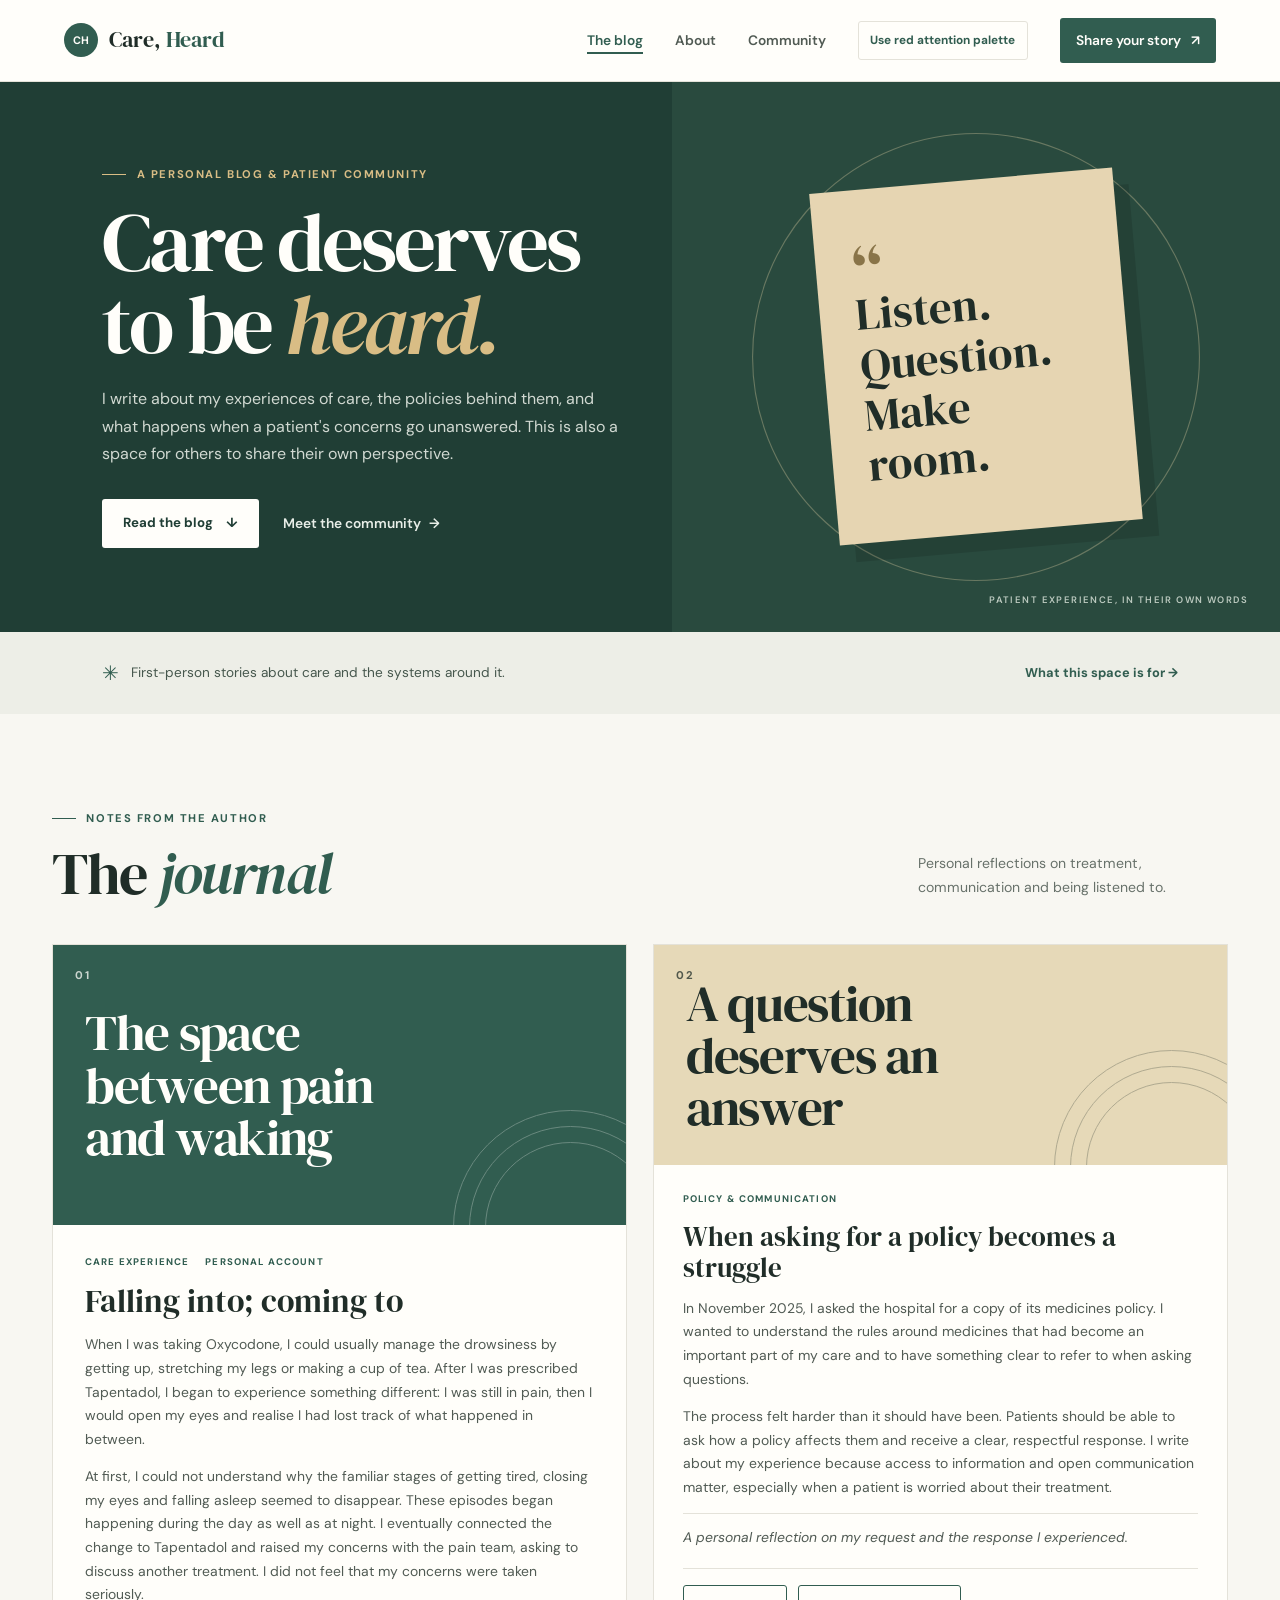
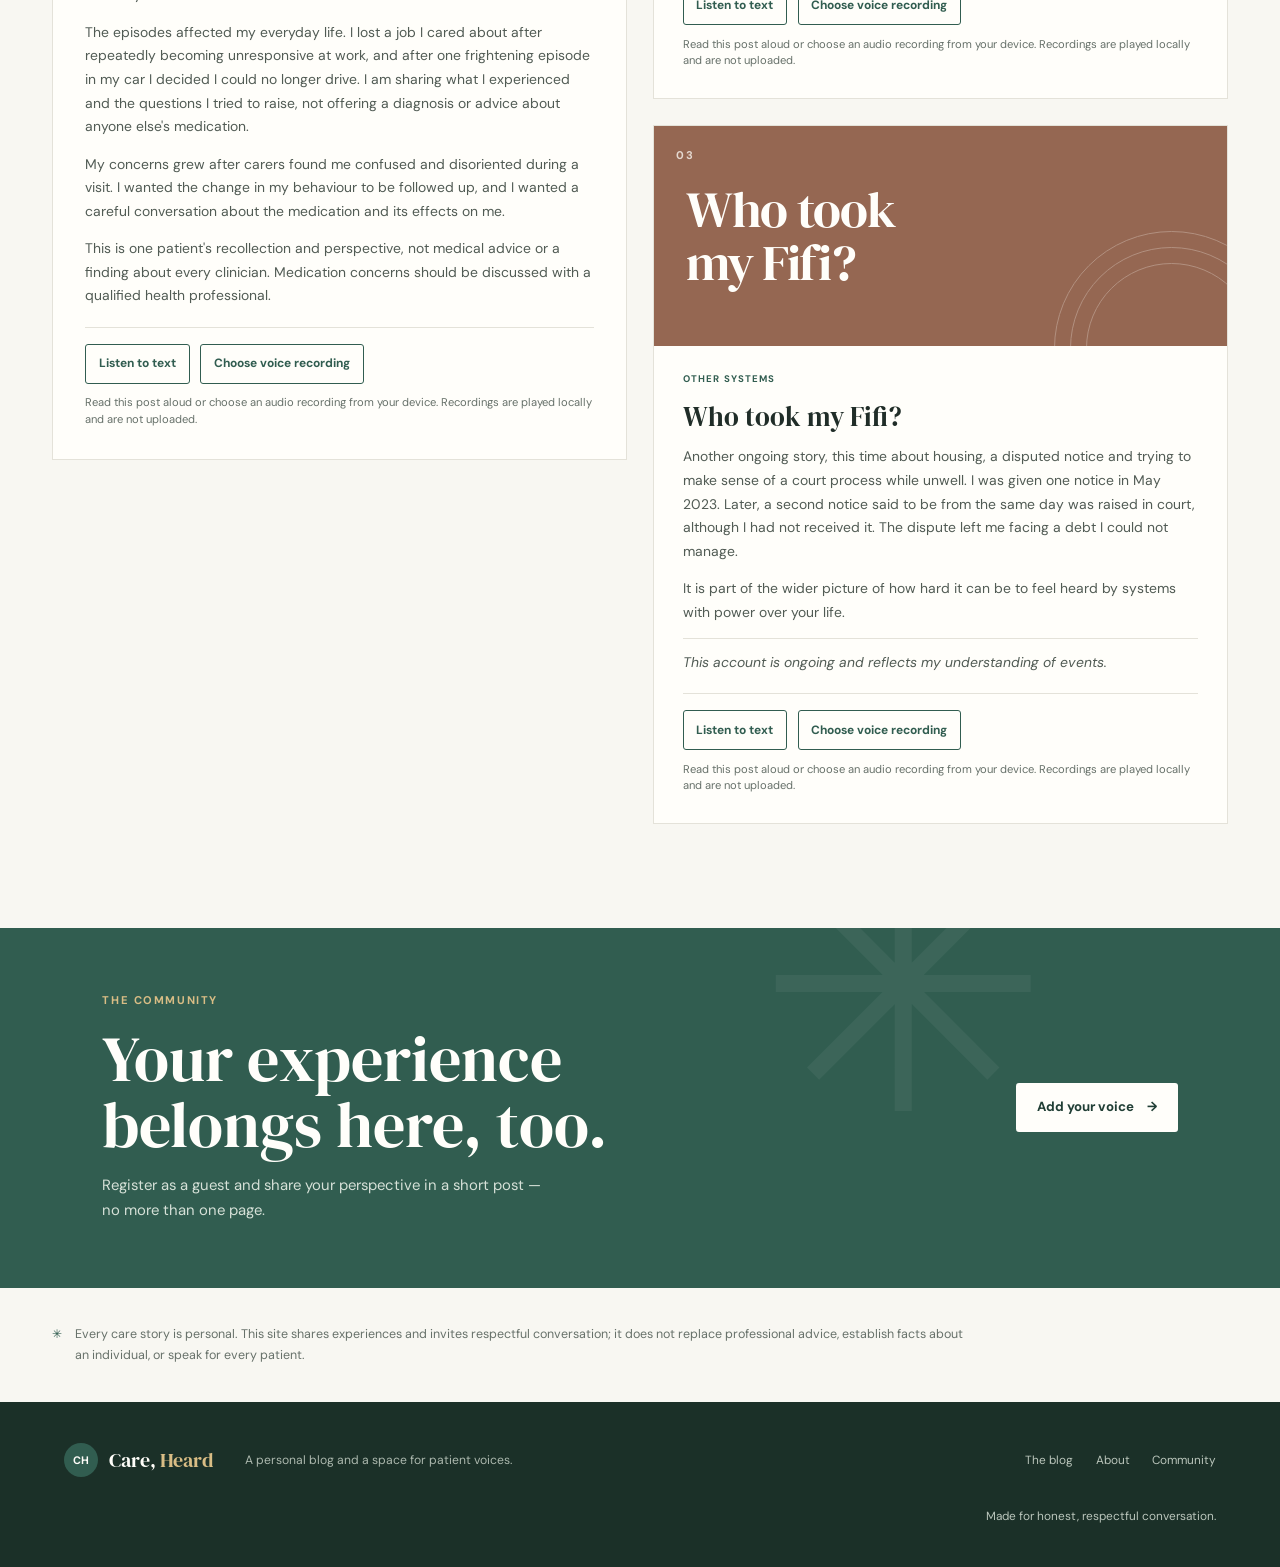
<file: index.html>
<!doctype html>
<html lang="en">
<head>
    <meta charset="utf-8">
    <meta name="viewport" content="width=device-width, initial-scale=1">
    <meta name="description" content="A personal blog about care, patient experience and the policies that shape it, alongside a space for community voices.">
    <title>Care, Heard — Patient experiences and community voices</title>
    <link rel="stylesheet" href="css/site.css">
</head>
<body>
    <a class="skip-link" href="#main">Skip to content</a>
    <header class="site-header">
        <a class="wordmark" href="index.html" aria-label="Care, Heard home">
            <span class="wordmark-icon" aria-hidden="true">CH</span>
            <span>Care, <strong>Heard</strong></span>
        </a>
        <button class="nav-toggle" type="button" aria-expanded="false" aria-controls="primary-navigation">
            <span class="sr-only">Open navigation</span>
            <span></span><span></span><span></span>
        </button>
        <nav class="site-nav" id="primary-navigation" aria-label="Main navigation">
            <a class="current" href="index.html" aria-current="page">The blog</a>
            <a href="about.html">About</a>
            <a href="services.html">Community</a>
            <button class="theme-toggle" type="button" aria-pressed="false">Use red attention palette</button>
            <a class="nav-join" href="services.html#share">Share your story <span aria-hidden="true">↗</span></a>
        </nav>
        <span class="sr-only" id="theme-status" role="status" aria-live="polite"></span>
    </header>

    <main id="main">
        <section class="hero">
            <div class="hero-copy">
                <p class="eyebrow"><span class="eyebrow-line"></span> A personal blog &amp; patient community</p>
                <h1>Care deserves to be <em>heard.</em></h1>
                <p class="hero-intro">I write about my experiences of care, the policies behind them, and what happens when a patient's concerns go unanswered. This is also a space for others to share their own perspective.</p>
                <div class="hero-actions">
                    <a class="button button-light" href="#journal">Read the blog <span aria-hidden="true">↓</span></a>
                    <a class="text-link text-link-light" href="services.html">Meet the community <span aria-hidden="true">→</span></a>
                </div>
            </div>
            <div class="hero-art" aria-hidden="true">
                <div class="art-orbit orbit-one"></div>
                <div class="art-orbit orbit-two"></div>
                <div class="art-note">
                    <span class="note-mark">“</span>
                    <span>Listen.<br>Question.<br>Make room.</span>
                </div>
                <span class="art-caption">PATIENT EXPERIENCE, IN THEIR OWN WORDS</span>
            </div>
        </section>

        <section class="intro-strip" aria-label="About this site">
            <p><span class="strip-mark" aria-hidden="true">✳</span> First-person stories about care and the systems around it.</p>
            <a href="about.html">What this space is for <span aria-hidden="true">→</span></a>
        </section>

        <section class="journal-section" id="journal">
            <div class="section-heading">
                <div>
                    <p class="eyebrow"><span class="eyebrow-line"></span> Notes from the author</p>
                    <h2>The <em>journal</em></h2>
                </div>
                <p class="heading-aside">Personal reflections on treatment, communication and being listened to.</p>
            </div>

            <div class="journal-grid">
                <article class="journal-card journal-feature">
                    <div class="card-image image-green" aria-hidden="true">
                        <span class="image-index">01</span>
                        <span class="image-quote">The space<br>between pain<br>and waking</span>
                        <span class="image-shape"></span>
                    </div>




                    
                    <div class="card-body">
                        <p class="post-meta"><span>CARE EXPERIENCE</span><span>PERSONAL ACCOUNT</span></p>
                        <h3>Falling into; coming to</h3>
                        <p>When I was taking Oxycodone, I could usually manage the drowsiness by getting up, stretching my legs or making a cup of tea. After I was prescribed Tapentadol, I began to experience something different: I was still in pain, then I would open my eyes and realise I had lost track of what happened in between.</p>
                        <p>At first, I could not understand why the familiar stages of getting tired, closing my eyes and falling asleep seemed to disappear. These episodes began happening during the day as well as at night. I eventually connected the change to Tapentadol and raised my concerns with the pain team, asking to discuss another treatment. I did not feel that my concerns were taken seriously.</p>
                        <p>The episodes affected my everyday life. I lost a job I cared about after repeatedly becoming unresponsive at work, and after one frightening episode in my car I decided I could no longer drive. I am sharing what I experienced and the questions I tried to raise, not offering a diagnosis or advice about anyone else's medication.</p>
                        <p>My concerns grew after carers found me confused and disoriented during a visit. I wanted the change in my behaviour to be followed up, and I wanted a careful conversation about the medication and its effects on me.</p>
                        <p>This is one patient's recollection and perspective, not medical advice or a finding about every clinician. Medication concerns should be discussed with a qualified health professional.</p>
                        <div class="voice-tools">
                            <button class="voice-read-button" type="button">Listen to text</button>
                            <label class="voice-file-button">
                                <span>Choose voice recording</span>
                                <input class="voice-file-input" type="file" accept="audio/*">
                            </label>
                            <audio class="voice-audio" controls preload="none" hidden aria-label="Selected voice recording"></audio>
                            <p class="voice-status" role="status" aria-live="polite">Read this post aloud or choose an audio recording from your device. Recordings are played locally and are not uploaded.</p>
                        </div>
                    </div>
                </article>

                <article class="journal-card">
                    <div class="card-image image-ochre" aria-hidden="true">
                        <span class="image-index">02</span>
                        <span class="image-quote">A question<br>deserves an<br>answer</span>
                        <span class="image-shape"></span>
                    </div>
                    <div class="card-body">
                        <p class="post-meta"><span>POLICY &amp; COMMUNICATION</span></p>
                        <h3>When asking for a policy becomes a struggle</h3>
                        <p>In November 2025, I asked the hospital for a copy of its medicines policy. I wanted to understand the rules around medicines that had become an important part of my care and to have something clear to refer to when asking questions.</p>
                        <p>The process felt harder than it should have been. Patients should be able to ask how a policy affects them and receive a clear, respectful response. I write about my experience because access to information and open communication matter, especially when a patient is worried about their treatment.</p>
                        <p class="article-note">A personal reflection on my request and the response I experienced.</p>
                        <div class="voice-tools">
                            <button class="voice-read-button" type="button">Listen to text</button>
                            <label class="voice-file-button">
                                <span>Choose voice recording</span>
                                <input class="voice-file-input" type="file" accept="audio/*">
                            </label>
                            <audio class="voice-audio" controls preload="none" hidden aria-label="Selected voice recording"></audio>
                            <p class="voice-status" role="status" aria-live="polite">Read this post aloud or choose an audio recording from your device. Recordings are played locally and are not uploaded.</p>
                        </div>
                    </div>
                </article>

                <article class="journal-card">
                    <div class="card-image image-clay" aria-hidden="true">
                        <span class="image-index">03</span>
                        <span class="image-quote">Who took<br>my Fifi?</span>
                        <span class="image-shape"></span>
                    </div>
                    <div class="card-body">
                        <p class="post-meta"><span>OTHER SYSTEMS</span></p>
                        <h3>Who took my Fifi?</h3>
                        <p>Another ongoing story, this time about housing, a disputed notice and trying to make sense of a court process while unwell. I was given one notice in May 2023. Later, a second notice said to be from the same day was raised in court, although I had not received it. The dispute left me facing a debt I could not manage.</p>
                        <p>It is part of the wider picture of how hard it can be to feel heard by systems with power over your life.</p>
                        <p class="article-note">This account is ongoing and reflects my understanding of events.</p>
                        <div class="voice-tools">
                            <button class="voice-read-button" type="button">Listen to text</button>
                            <label class="voice-file-button">
                                <span>Choose voice recording</span>
                                <input class="voice-file-input" type="file" accept="audio/*">
                            </label>
                            <audio class="voice-audio" controls preload="none" hidden aria-label="Selected voice recording"></audio>
                            <p class="voice-status" role="status" aria-live="polite">Read this post aloud or choose an audio recording from your device. Recordings are played locally and are not uploaded.</p>
                        </div>
                    </div>
                </article>
            </div>
        </section>

        <section class="community-banner">
            <div class="banner-mark" aria-hidden="true">✳</div>
            <div>
                <p class="eyebrow eyebrow-light">The community</p>
                <h2>Your experience<br>belongs here, too.</h2>
                <p>Register as a guest and share your perspective in a short post — no more than one page.</p>
            </div>
            <a class="button button-light" href="services.html#share">Add your voice <span aria-hidden="true">→</span></a>
        </section>

        <section class="care-note">
            <p><span class="note-star" aria-hidden="true">✳</span> Every care story is personal. This site shares experiences and invites respectful conversation; it does not replace professional advice, establish facts about an individual, or speak for every patient.</p>
        </section>
    </main>

    <footer class="site-footer">
        <a class="wordmark wordmark-footer" href="index.html"><span class="wordmark-icon" aria-hidden="true">CH</span><span>Care, <strong>Heard</strong></span></a>
        <p>A personal blog and a space for patient voices.</p>
        <nav aria-label="Footer navigation"><a href="index.html">The blog</a><a href="about.html">About</a><a href="services.html">Community</a></nav>
        <span class="footer-credit">Made for honest, respectful conversation.</span>
    </footer>
    <script src="js/site.js"></script>
</body>
</html>
</file>
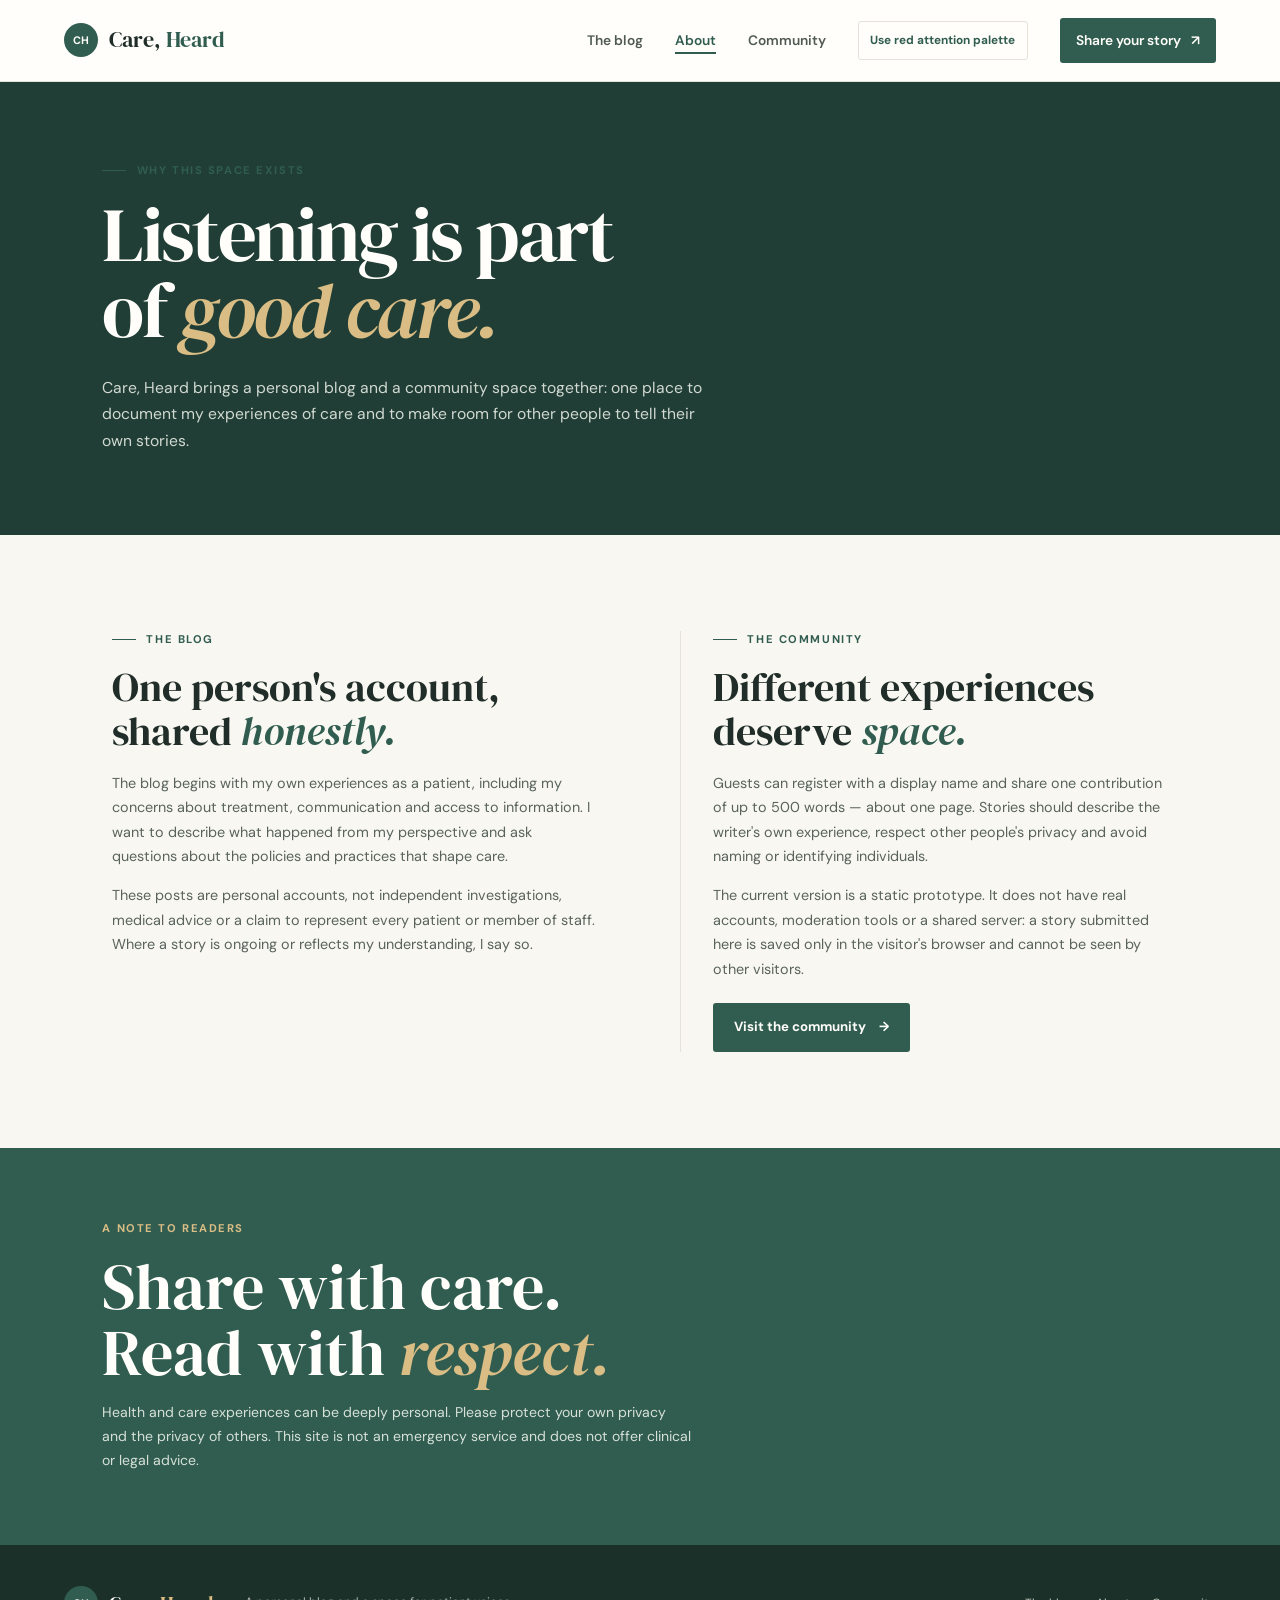
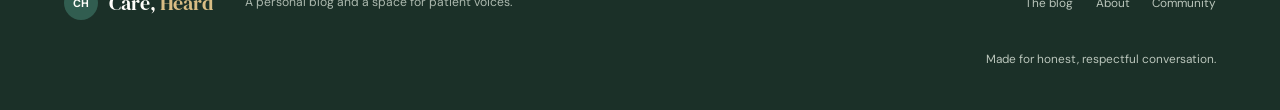
<file: about.html>
<!doctype html>
<html lang="en">
<head>
    <meta charset="utf-8">
    <meta name="viewport" content="width=device-width, initial-scale=1">
    <meta name="description" content="Learn why Care, Heard exists and the principles behind its personal blog and community space.">
    <title>About — Care, Heard</title>
    <link rel="stylesheet" href="css/site.css">
</head>
<body>
    <a class="skip-link" href="#main">Skip to content</a>
    <header class="site-header">
        <a class="wordmark" href="index.html" aria-label="Care, Heard home">
            <span class="wordmark-icon" aria-hidden="true">CH</span>
            <span>Care, <strong>Heard</strong></span>
        </a>
        <button class="nav-toggle" type="button" aria-expanded="false" aria-controls="primary-navigation">
            <span class="sr-only">Open navigation</span>
            <span></span><span></span><span></span>
        </button>
        <nav class="site-nav" id="primary-navigation" aria-label="Main navigation">
            <a href="index.html">The blog</a>
            <a class="current" href="about.html" aria-current="page">About</a>
            <a href="services.html">Community</a>
            <button class="theme-toggle" type="button" aria-pressed="false">Use red attention palette</button>
            <a class="nav-join" href="services.html#share">Share your story <span aria-hidden="true">↗</span></a>
        </nav>
        <span class="sr-only" id="theme-status" role="status" aria-live="polite"></span>
    </header>

    <main id="main">
        <section class="page-intro about-intro">
            <p class="eyebrow"><span class="eyebrow-line"></span> Why this space exists</p>
            <h1>Listening is part<br>of <em>good care.</em></h1>
            <p>Care, Heard brings a personal blog and a community space together: one place to document my experiences of care and to make room for other people to tell their own stories.</p>
        </section>

        <section class="about-content">
            <article class="about-copy">
                <p class="eyebrow"><span class="eyebrow-line"></span> The blog</p>
                <h2>One person's account, shared <em>honestly.</em></h2>
                <p>The blog begins with my own experiences as a patient, including my concerns about treatment, communication and access to information. I want to describe what happened from my perspective and ask questions about the policies and practices that shape care.</p>
                <p>These posts are personal accounts, not independent investigations, medical advice or a claim to represent every patient or member of staff. Where a story is ongoing or reflects my understanding, I say so.</p>
            </article>
            <article class="about-copy about-community-copy">
                <p class="eyebrow"><span class="eyebrow-line"></span> The community</p>
                <h2>Different experiences deserve <em>space.</em></h2>
                <p>Guests can register with a display name and share one contribution of up to 500 words — about one page. Stories should describe the writer's own experience, respect other people's privacy and avoid naming or identifying individuals.</p>
                <p>The current version is a static prototype. It does not have real accounts, moderation tools or a shared server: a story submitted here is saved only in the visitor's browser and cannot be seen by other visitors.</p>
                <a class="button button-dark" href="services.html#share">Visit the community <span aria-hidden="true">→</span></a>
            </article>
        </section>

        <section class="about-callout">
            <p class="eyebrow eyebrow-light">A note to readers</p>
            <h2>Share with care.<br>Read with <em>respect.</em></h2>
            <p>Health and care experiences can be deeply personal. Please protect your own privacy and the privacy of others. This site is not an emergency service and does not offer clinical or legal advice.</p>
        </section>
    </main>

    <footer class="site-footer">
        <a class="wordmark wordmark-footer" href="index.html"><span class="wordmark-icon" aria-hidden="true">CH</span><span>Care, <strong>Heard</strong></span></a>
        <p>A personal blog and a space for patient voices.</p>
        <nav aria-label="Footer navigation"><a href="index.html">The blog</a><a href="about.html">About</a><a href="services.html">Community</a></nav>
        <span class="footer-credit">Made for honest, respectful conversation.</span>
    </footer>
    <script src="js/site.js"></script>
</body>
</html>
</file>
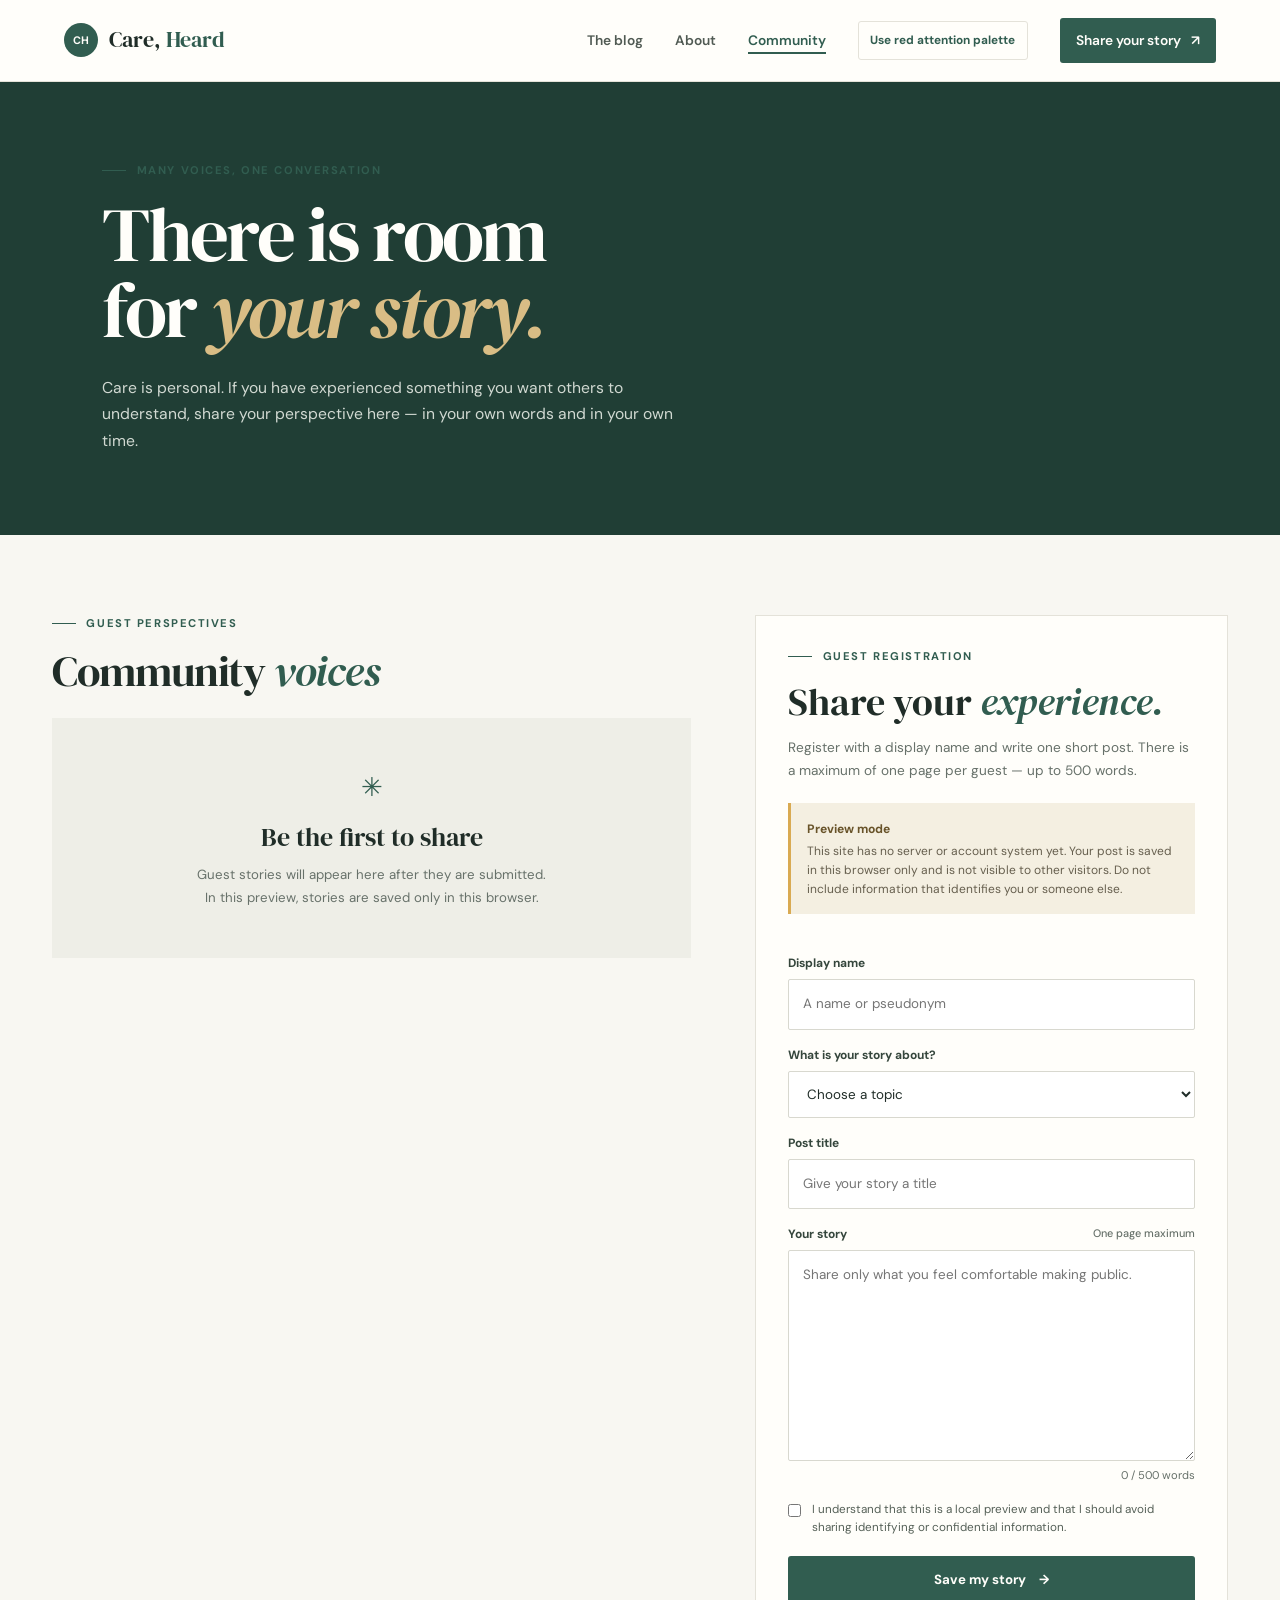
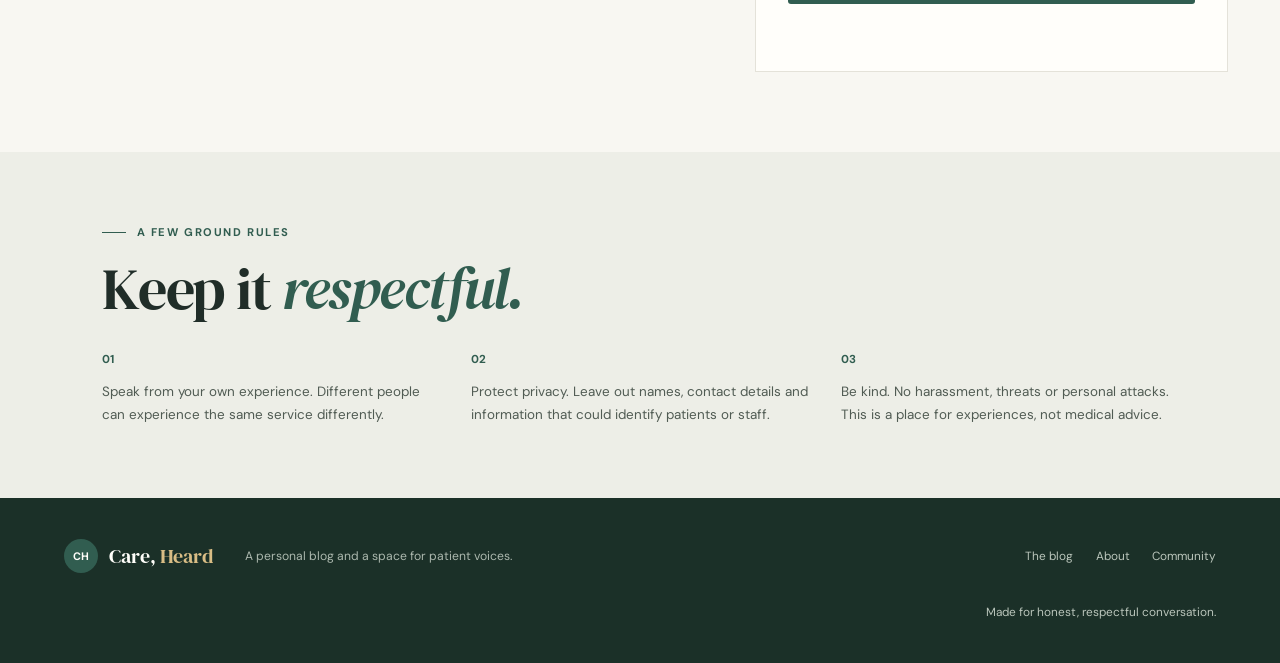
<file: services.html>
<!doctype html>
<html lang="en">
<head>
    <meta charset="utf-8">
    <meta name="viewport" content="width=device-width, initial-scale=1">
    <meta name="description" content="A respectful space for guests to share their own experience of care in a short, one-page post.">
    <title>Community — Care, Heard</title>
    <link rel="stylesheet" href="css/site.css">
</head>
<body>
    <a class="skip-link" href="#main">Skip to content</a>
    <header class="site-header">
        <a class="wordmark" href="index.html" aria-label="Care, Heard home">
            <span class="wordmark-icon" aria-hidden="true">CH</span>
            <span>Care, <strong>Heard</strong></span>
        </a>
        <button class="nav-toggle" type="button" aria-expanded="false" aria-controls="primary-navigation">
            <span class="sr-only">Open navigation</span>
            <span></span><span></span><span></span>
        </button>
        <nav class="site-nav" id="primary-navigation" aria-label="Main navigation">
            <a href="index.html">The blog</a>
            <a href="about.html">About</a>
            <a class="current" href="services.html" aria-current="page">Community</a>
            <button class="theme-toggle" type="button" aria-pressed="false">Use red attention palette</button>
            <a class="nav-join" href="#share">Share your story <span aria-hidden="true">↗</span></a>
        </nav>
        <span class="sr-only" id="theme-status" role="status" aria-live="polite"></span>
    </header>

    <main id="main">
        <section class="page-intro">
            <p class="eyebrow"><span class="eyebrow-line"></span> Many voices, one conversation</p>
            <h1>There is room<br>for <em>your story.</em></h1>
            <p>Care is personal. If you have experienced something you want others to understand, share your perspective here — in your own words and in your own time.</p>
        </section>

        <section class="community-layout" aria-labelledby="voices-heading">
            <div class="voices-column">
                <div class="section-heading voices-heading">
                    <div>
                        <p class="eyebrow"><span class="eyebrow-line"></span> Guest perspectives</p>
                        <h2 id="voices-heading">Community <em>voices</em></h2>
                    </div>
                </div>
                <div id="community-posts" class="community-posts" aria-live="polite">
                    <div class="empty-state">
                        <span aria-hidden="true">✳</span>
                        <h3>Be the first to share</h3>
                        <p>Guest stories will appear here after they are submitted. In this preview, stories are saved only in this browser.</p>
                    </div>
                </div>
            </div>

            <aside class="share-panel" id="share">
                <p class="eyebrow"><span class="eyebrow-line"></span> Guest registration</p>
                <h2>Share your <em>experience.</em></h2>
                <p class="panel-intro">Register with a display name and write one short post. There is a maximum of one page per guest — up to 500 words.</p>

                <div class="prototype-notice">
                    <strong>Preview mode</strong>
                    <p>This site has no server or account system yet. Your post is saved in this browser only and is not visible to other visitors. Do not include information that identifies you or someone else.</p>
                </div>

                <form id="guest-form">
                    <label class="form-label" for="guest-name">Display name</label>
                    <input id="guest-name" name="name" type="text" maxlength="50" autocomplete="nickname" placeholder="A name or pseudonym" required>

                    <label class="form-label" for="guest-topic">What is your story about?</label>
                    <select id="guest-topic" name="topic" required>
                        <option value="" selected disabled>Choose a topic</option>
                        <option value="Care experience">Care experience</option>
                        <option value="Communication">Communication</option>
                        <option value="Policies and access">Policies and access</option>
                        <option value="Other">Other</option>
                    </select>

                    <label class="form-label" for="guest-title">Post title</label>
                    <input id="guest-title" name="title" type="text" maxlength="90" placeholder="Give your story a title" required>

                    <label class="form-label" for="guest-story">Your story <span class="label-hint">One page maximum</span></label>
                    <textarea id="guest-story" name="story" rows="8" placeholder="Share only what you feel comfortable making public." required></textarea>
                    <p class="word-count" id="word-count" aria-live="polite">0 / 500 words</p>

                    <label class="consent-check">
                        <input type="checkbox" name="consent" required>
                        <span>I understand that this is a local preview and that I should avoid sharing identifying or confidential information.</span>
                    </label>

                    <button class="button button-dark form-submit" type="submit">Save my story <span aria-hidden="true">→</span></button>
                    <p class="form-feedback" id="form-feedback" role="status" aria-live="polite"></p>
                </form>
            </aside>
        </section>

        <section class="community-guidelines">
            <p class="eyebrow"><span class="eyebrow-line"></span> A few ground rules</p>
            <h2>Keep it <em>respectful.</em></h2>
            <div class="guideline-grid">
                <p><span>01</span> Speak from your own experience. Different people can experience the same service differently.</p>
                <p><span>02</span> Protect privacy. Leave out names, contact details and information that could identify patients or staff.</p>
                <p><span>03</span> Be kind. No harassment, threats or personal attacks. This is a place for experiences, not medical advice.</p>
            </div>
        </section>
    </main>

    <footer class="site-footer">
        <a class="wordmark wordmark-footer" href="index.html"><span class="wordmark-icon" aria-hidden="true">CH</span><span>Care, <strong>Heard</strong></span></a>
        <p>A personal blog and a space for patient voices.</p>
        <nav aria-label="Footer navigation"><a href="index.html">The blog</a><a href="about.html">About</a><a href="services.html">Community</a></nav>
        <span class="footer-credit">Made for honest, respectful conversation.</span>
    </footer>
    <script src="js/site.js"></script>
</body>
</html>
</file>
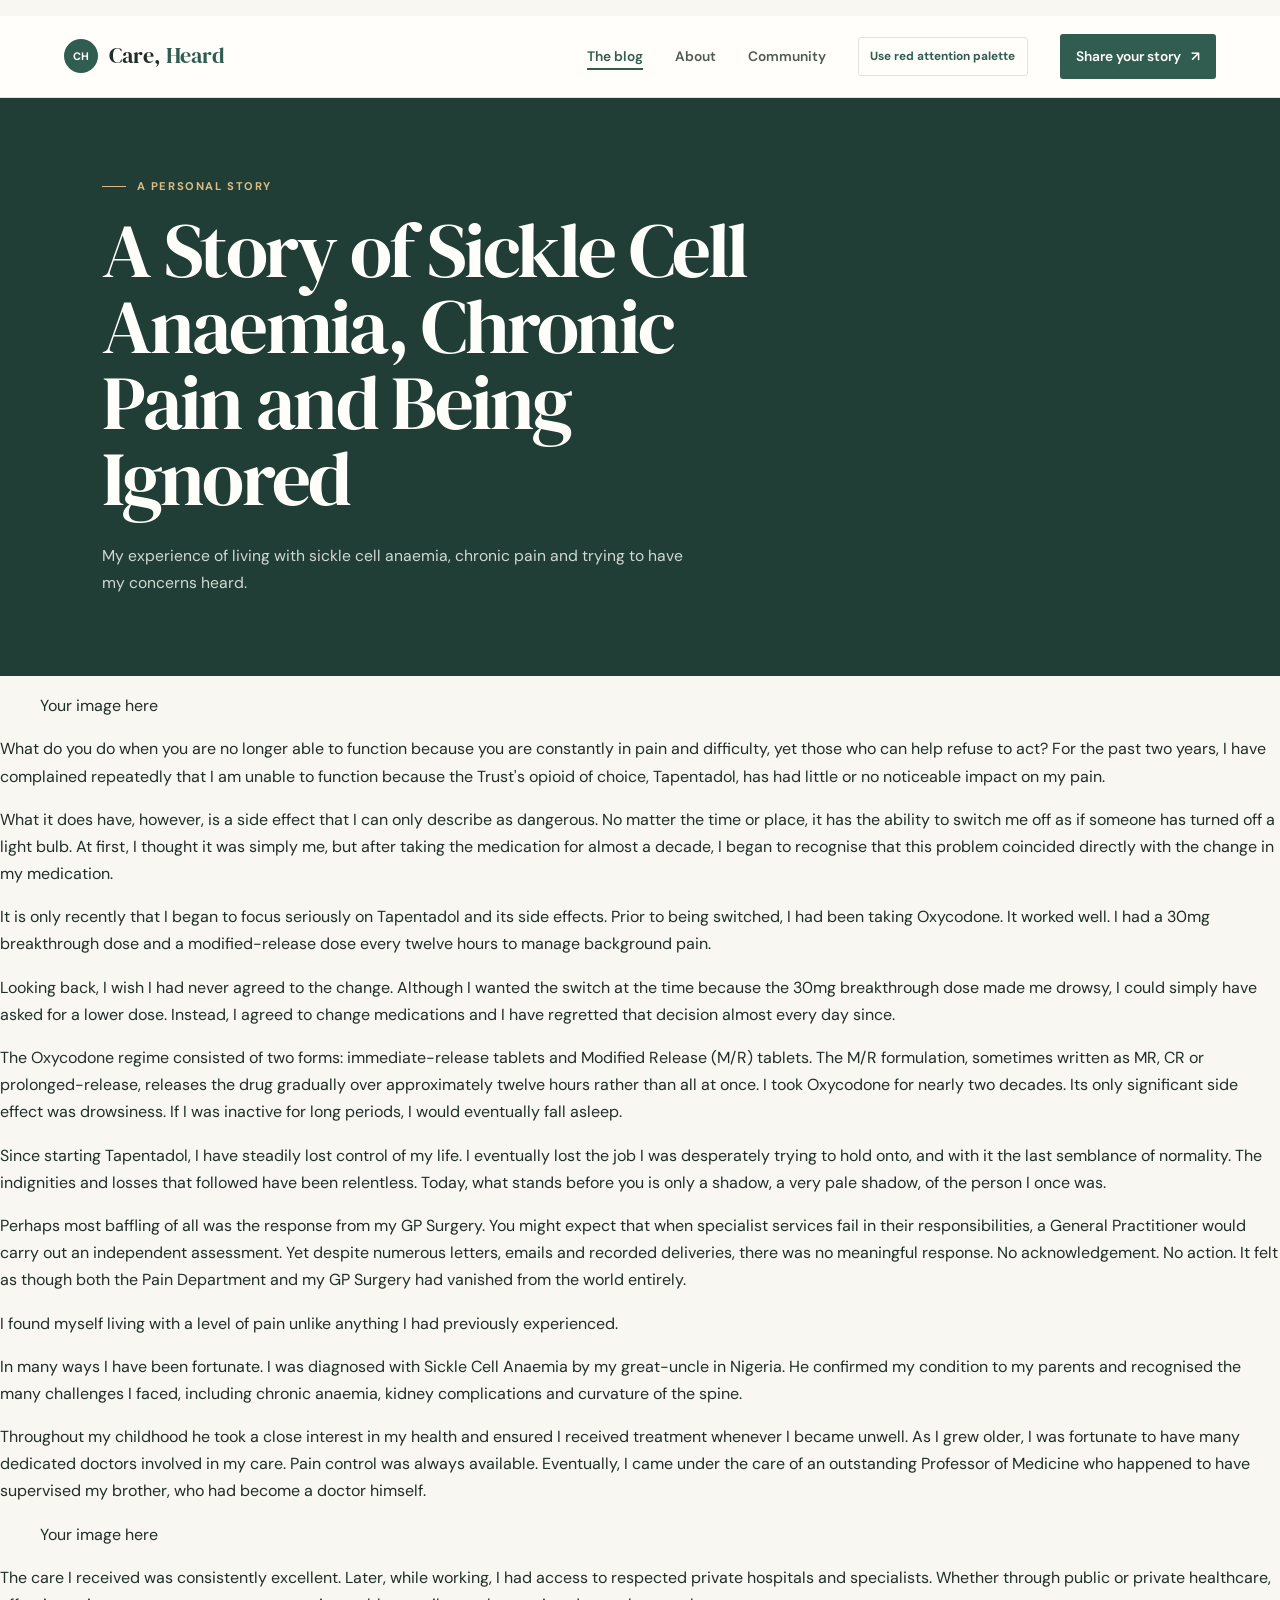
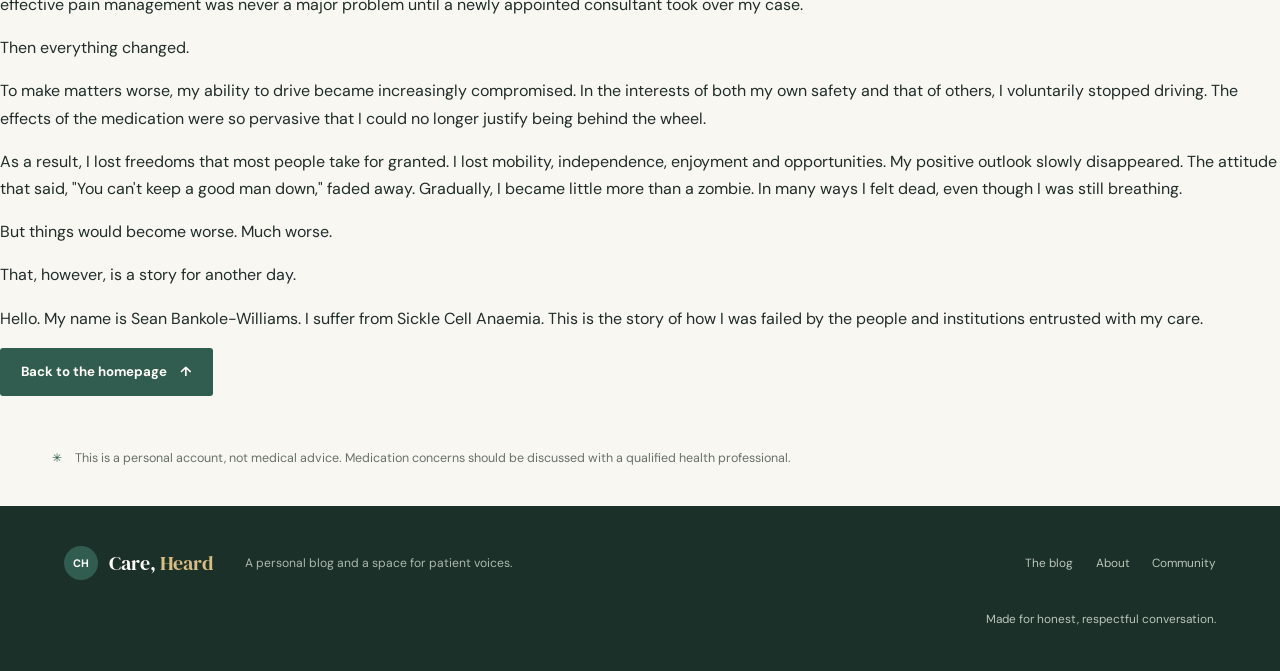
<file: story.html>
<!doctype html>
<html lang="en">
<head>
    <meta charset="utf-8">
    <meta name="viewport" content="width=device-width, initial-scale=1">
    <meta name="description" content="Sean's personal story about sickle cell anaemia, chronic pain and being heard in healthcare.">
    <title>A Story of Sickle Cell Anaemia, Chronic Pain and Being Ignored — Care, Heard</title>
    <link rel="stylesheet" href="css/site.css">
</head>
<body>
<p><a class="skip-link" href="#main">Skip to content</a></p>
<header class="site-header">
    <a class="wordmark" href="index.html" aria-label="Care, Heard home"><span class="wordmark-icon" aria-hidden="true">CH</span><span>Care, <strong>Heard</strong></span></a>
    <button class="nav-toggle" type="button" aria-expanded="false" aria-controls="primary-navigation"><span class="sr-only">Open navigation</span><span></span><span></span><span></span></button>
    <nav class="site-nav" id="primary-navigation" aria-label="Main navigation">
        <a class="current" href="index.html">The blog</a>
        <a href="about.html">About</a>
        <a href="services.html">Community</a>
        <button class="theme-toggle" type="button" aria-pressed="false">Use red attention palette</button>
        <a class="nav-join" href="services.html#share">Share your story <span aria-hidden="true">↗</span></a>
    </nav>
    <span class="sr-only" id="theme-status" role="status" aria-live="polite"></span>
</header>
<main id="main">
    <section class="page-intro story-intro">
        <p class="eyebrow eyebrow-light"><span class="eyebrow-line"></span> A personal story</p>
        <h1>A Story of Sickle Cell Anaemia, Chronic Pain and Being Ignored</h1>
        <p>My experience of living with sickle cell anaemia, chronic pain and trying to have my concerns heard.</p>
    </section>
    <section class="story-content">
        <article class="story-article">
            <figure class="hero-image-placeholder" role="img" aria-label="Placeholder for a story image">
                <span class="placeholder-art" aria-hidden="true"></span>
                <span class="placeholder-label" aria-hidden="true">Your image here</span>
            </figure>
            <p>What do you do when you are no longer able to function because you are constantly in pain and difficulty, yet those who can help refuse to act? For the past two years, I have complained repeatedly that I am unable to function because the Trust's opioid of choice, Tapentadol, has had little or no noticeable impact on my pain.</p>
            <p>What it does have, however, is a side effect that I can only describe as dangerous. No matter the time or place, it has the ability to switch me off as if someone has turned off a light bulb. At first, I thought it was simply me, but after taking the medication for almost a decade, I began to recognise that this problem coincided directly with the change in my medication.</p>
            <p>It is only recently that I began to focus seriously on Tapentadol and its side effects. Prior to being switched, I had been taking Oxycodone. It worked well. I had a 30mg breakthrough dose and a modified-release dose every twelve hours to manage background pain.</p>
            <p>Looking back, I wish I had never agreed to the change. Although I wanted the switch at the time because the 30mg breakthrough dose made me drowsy, I could simply have asked for a lower dose. Instead, I agreed to change medications and I have regretted that decision almost every day since.</p>
            <p>The Oxycodone regime consisted of two forms: immediate-release tablets and Modified Release (M/R) tablets. The M/R formulation, sometimes written as MR, CR or prolonged-release, releases the drug gradually over approximately twelve hours rather than all at once. I took Oxycodone for nearly two decades. Its only significant side effect was drowsiness. If I was inactive for long periods, I would eventually fall asleep.</p>
            <p>Since starting Tapentadol, I have steadily lost control of my life. I eventually lost the job I was desperately trying to hold onto, and with it the last semblance of normality. The indignities and losses that followed have been relentless. Today, what stands before you is only a shadow, a very pale shadow, of the person I once was.</p>
            <p>Perhaps most baffling of all was the response from my GP Surgery. You might expect that when specialist services fail in their responsibilities, a General Practitioner would carry out an independent assessment. Yet despite numerous letters, emails and recorded deliveries, there was no meaningful response. No acknowledgement. No action. It felt as though both the Pain Department and my GP Surgery had vanished from the world entirely.</p>
            <p>I found myself living with a level of pain unlike anything I had previously experienced.</p>
            <p>In many ways I have been fortunate. I was diagnosed with Sickle Cell Anaemia by my great-uncle in Nigeria. He confirmed my condition to my parents and recognised the many challenges I faced, including chronic anaemia, kidney complications and curvature of the spine.</p>
            <p>Throughout my childhood he took a close interest in my health and ensured I received treatment whenever I became unwell. As I grew older, I was fortunate to have many dedicated doctors involved in my care. Pain control was always available. Eventually, I came under the care of an outstanding Professor of Medicine who happened to have supervised my brother, who had become a doctor himself.</p>
            <figure class="hero-image-placeholder hero-image-placeholder--left" role="img" aria-label="Placeholder for a story image">
                <span class="placeholder-art" aria-hidden="true"></span>
                <span class="placeholder-label" aria-hidden="true">Your image here</span>
            </figure>
            <p>The care I received was consistently excellent. Later, while working, I had access to respected private hospitals and specialists. Whether through public or private healthcare, effective pain management was never a major problem until a newly appointed consultant took over my case.</p>
            <p>Then everything changed.</p>
            <p>To make matters worse, my ability to drive became increasingly compromised. In the interests of both my own safety and that of others, I voluntarily stopped driving. The effects of the medication were so pervasive that I could no longer justify being behind the wheel.</p>
            <p>As a result, I lost freedoms that most people take for granted. I lost mobility, independence, enjoyment and opportunities. My positive outlook slowly disappeared. The attitude that said, "You can't keep a good man down," faded away. Gradually, I became little more than a zombie. In many ways I felt dead, even though I was still breathing.</p>
            <p>But things would become worse. Much worse.</p>
            <p>That, however, is a story for another day.</p>
            <p>Hello. My name is Sean Bankole-Williams. I suffer from Sickle Cell Anaemia. This is the story of how I was failed by the people and institutions entrusted with my care.</p>
            <p class="story-back-link"><a class="button button-dark" href="index.html">Back to the homepage <span aria-hidden="true">↑</span></a></p>
        </article>
    </section>
    <section class="care-note">
        <p><span class="note-star" aria-hidden="true">✳</span> This is a personal account, not medical advice. Medication concerns should be discussed with a qualified health professional.</p>
    </section>
</main>
<footer class="site-footer">
    <a class="wordmark wordmark-footer" href="index.html"><span class="wordmark-icon" aria-hidden="true">CH</span><span>Care, <strong>Heard</strong></span></a>
    <p>A personal blog and a space for patient voices.</p>
    <nav aria-label="Footer navigation"><a href="index.html">The blog</a><a href="about.html">About</a><a href="services.html">Community</a></nav>
    <span class="footer-credit">Made for honest, respectful conversation.</span>
</footer>
<script src="js/site.js"></script>
</body>
</html>
</file>
<file: css/site.css>
@import url('https://fonts.googleapis.com/css2?family=DM+Sans:wght@400;500;600;700&family=DM+Serif+Display:ital@0;1&display=swap');

:root {
    color-scheme: light;
    --ink: #202d28;
    --muted: #67716a;
    --paper: #f8f7f2;
    --white: #fffefa;
    --green: #315d50;
    --green-dark: #203e35;
    --green-pale: #e8eee8;
    --gold: #d9aa52;
    --line: #e4e2d9;
    --serif: 'DM Serif Display', Georgia, serif;
    --sans: 'DM Sans', Arial, sans-serif;
}

* { box-sizing: border-box; }
html { scroll-behavior: smooth; }
body { margin: 0; color: var(--ink); background: var(--paper); font-family: var(--sans); font-size: 16px; line-height: 1.7; }
a { color: inherit; text-decoration: none; }
button, input, textarea, select { font: inherit; }
button, a { -webkit-tap-highlight-color: transparent; }
::selection { color: var(--white); background: var(--green); }
.sr-only { position: absolute; width: 1px; height: 1px; padding: 0; margin: -1px; overflow: hidden; clip: rect(0, 0, 0, 0); white-space: nowrap; border: 0; }
.skip-link { position: fixed; top: 8px; left: 8px; z-index: 20; padding: .7rem 1rem; color: white; background: var(--green-dark); transform: translateY(-160%); }
.skip-link:focus { transform: translateY(0); }

.site-header { min-height: 82px; display: flex; align-items: center; justify-content: space-between; gap: 2rem; padding: 0 max(5vw, calc((100vw - 1240px) / 2)); background: var(--white); border-bottom: 1px solid var(--line); }
.wordmark { display: inline-flex; align-items: center; gap: .7rem; color: var(--ink); font-family: var(--serif); font-size: 1.4rem; white-space: nowrap; }
.wordmark strong { color: var(--green); font-weight: 400; }
.wordmark-icon { width: 34px; height: 34px; display: grid; place-items: center; color: var(--white); background: var(--green); font: 700 .68rem var(--sans); letter-spacing: .04em; border-radius: 50%; }
.site-nav { display: flex; align-items: center; gap: 2rem; }
.site-nav a { color: #505a53; font-size: .86rem; font-weight: 600; transition: color .2s ease; }
.site-nav a:hover, .site-nav a.current { color: var(--green); }
.site-nav a.current { box-shadow: 0 2px var(--green); }
.site-nav .nav-join { display: inline-flex; align-items: center; gap: .65rem; padding: .7rem 1rem; color: var(--white); background: var(--green); border-radius: 3px; }
.site-nav .nav-join:hover { color: var(--white); background: var(--green-dark); }
.theme-toggle { padding: .55rem .7rem; color: var(--green); background: transparent; border: 1px solid var(--line); border-radius: 3px; font-size: .74rem; font-weight: 700; white-space: nowrap; cursor: pointer; transition: color .2s ease, background .2s ease, border-color .2s ease; }
.theme-toggle:hover { color: var(--white); background: var(--green); border-color: var(--green); }
.nav-toggle { display: none; }

.hero { min-height: 550px; display: grid; grid-template-columns: 1.05fr .95fr; align-items: center; overflow: hidden; color: var(--white); background: var(--green-dark); }
.hero-copy { max-width: 700px; padding: 5rem 3rem 5rem max(8vw, calc((100vw - 1240px) / 2)); }
.eyebrow { display: flex; align-items: center; gap: .65rem; margin: 0 0 1.1rem; color: var(--green); font-size: .7rem; font-weight: 700; letter-spacing: .14em; line-height: 1.5; text-transform: uppercase; }
.eyebrow-line { width: 24px; height: 1px; display: inline-block; background: currentColor; }
.hero .eyebrow, .eyebrow-light { color: #d9bd85; }
h1, h2, h3, p { margin-top: 0; }
.hero h1, .page-intro h1 { max-width: 700px; margin: 0 0 1.25rem; font: 400 clamp(3.2rem, 6.5vw, 5.9rem)/.99 var(--serif); letter-spacing: -.035em; }
.hero h1 em, .page-intro h1 em, .section-heading h2 em, .about-copy h2 em, .share-panel h2 em, .community-guidelines h2 em, .about-callout h2 em { color: #d9bd85; font-weight: 400; }
.hero-intro { max-width: 520px; margin-bottom: 2rem; color: #d1d9d2; font-size: 1rem; }
.hero-actions { display: flex; align-items: center; flex-wrap: wrap; gap: 1.5rem; }
.button { min-height: 48px; display: inline-flex; align-items: center; justify-content: center; gap: .8rem; padding: .75rem 1.25rem; border: 1px solid transparent; border-radius: 3px; font-size: .83rem; font-weight: 700; transition: background .2s ease, color .2s ease, transform .2s ease; cursor: pointer; }
.button:hover { transform: translateY(-1px); }
.button-light { color: var(--green-dark); background: var(--white); }
.button-light:hover { background: #f0eadc; }
.button-dark { color: var(--white); background: var(--green); }
.button-dark:hover { background: var(--green-dark); }
.text-link { font-size: .86rem; font-weight: 600; }
.text-link-light { color: #e8eee8; }
.text-link span { margin-left: .3rem; }
.hero-art { min-height: 550px; position: relative; display: grid; place-items: center; background: #294a3e; }
.art-orbit { position: absolute; width: min(35vw, 400px); aspect-ratio: 1; border: 1px solid rgba(226, 208, 165, .34); border-radius: 50%; }
.orbit-one { transform: scale(.76); }
.orbit-two { transform: scale(1.12); }
.art-note { width: min(19rem, 62%); aspect-ratio: .86; display: flex; flex-direction: column; justify-content: center; padding: 2.25rem; color: var(--ink); background: #e6d5b2; box-shadow: 15px 18px 0 rgba(0, 0, 0, .12); transform: rotate(-5deg); }
.note-mark { height: 3rem; color: #897448; font: 4.5rem/.9 var(--serif); }
.art-note > span:last-child { font: 400 clamp(1.9rem, 3.5vw, 3rem)/1.12 var(--serif); }
.art-caption { position: absolute; right: 2rem; bottom: 1.5rem; color: #bbc9bf; font-size: .59rem; font-weight: 600; letter-spacing: .15em; }

.intro-strip { min-height: 82px; display: flex; align-items: center; justify-content: space-between; gap: 1.5rem; padding: 1rem max(8vw, calc((100vw - 1120px) / 2)); background: #edeee7; }
.intro-strip p { display: flex; align-items: center; gap: .7rem; margin: 0; color: #46574d; font-size: .85rem; }
.strip-mark { color: var(--green); font-size: 1.25rem; }
.intro-strip a { color: var(--green); font-size: .8rem; font-weight: 700; white-space: nowrap; }

.journal-section { max-width: 1240px; margin: 0 auto; padding: 6rem 2rem 6.5rem; }
.section-heading { display: flex; align-items: end; justify-content: space-between; gap: 2rem; margin-bottom: 2.5rem; }
.section-heading h2, .community-guidelines h2 { margin: 0; font: 400 clamp(2.6rem, 4.5vw, 4rem)/1.03 var(--serif); letter-spacing: -.025em; }
.section-heading h2 em, .about-copy h2 em, .share-panel h2 em, .community-guidelines h2 em { color: var(--green); }
.heading-aside { max-width: 310px; margin: 0 0 .25rem; color: var(--muted); font-size: .88rem; }
.journal-grid { display: grid; grid-template-columns: repeat(2, minmax(0, 1fr)); gap: 1.6rem; align-items: start; }
.journal-card { overflow: hidden; background: var(--white); border: 1px solid var(--line); }
.journal-feature { grid-row: span 2; }
.card-image { min-height: 220px; position: relative; display: flex; align-items: center; overflow: hidden; padding: 2rem; }
.journal-feature .card-image { min-height: 280px; }
.image-green { color: var(--white); background: #315d50; }
.image-ochre { color: var(--ink); background: #e6d9b8; }
.image-clay { color: var(--white); background: #956752; }
.image-index { position: absolute; top: 1.3rem; left: 1.4rem; font-size: .7rem; font-weight: 700; letter-spacing: .12em; opacity: .75; }
.image-quote { position: relative; z-index: 1; font: 400 clamp(2.1rem, 4vw, 3.5rem)/1.02 var(--serif); letter-spacing: -.025em; }
.image-shape { width: 235px; height: 235px; position: absolute; right: -62px; bottom: -120px; border: 1px solid currentColor; border-radius: 50%; opacity: .27; }
.image-shape::before, .image-shape::after { content: ''; position: absolute; border: 1px solid currentColor; border-radius: 50%; }
.image-shape::before { inset: 15px; }
.image-shape::after { inset: 31px; }
.card-body { padding: 1.6rem 1.8rem 1.8rem; }
.journal-feature .card-body { padding: 1.8rem 2rem 2rem; }
.post-meta { display: flex; flex-wrap: wrap; gap: .6rem 1rem; margin-bottom: .85rem; color: var(--green); font-size: .6rem; font-weight: 700; letter-spacing: .12em; }
.card-body h3 { margin-bottom: .8rem; font: 400 1.7rem/1.16 var(--serif); }
.journal-feature h3 { font-size: 2rem; }
.card-body > p:not(.post-meta) { margin-bottom: .85rem; color: #515b54; font-size: .87rem; }
.card-body .article-note { padding-top: .75rem; border-top: 1px solid var(--line); color: #737b74; font-size: .76rem; font-style: italic; }
.voice-tools { display: flex; align-items: center; flex-wrap: wrap; gap: .65rem; margin-top: 1.15rem; padding-top: 1rem; border-top: 1px solid var(--line); }
.voice-read-button, .voice-file-button { min-height: 40px; display: inline-flex; align-items: center; justify-content: center; padding: .55rem .8rem; color: var(--green); background: transparent; border: 1px solid var(--green); border-radius: 3px; font-size: .75rem; font-weight: 700; cursor: pointer; }
.voice-read-button:hover, .voice-file-button:hover { color: var(--white); background: var(--green); }
.voice-read-button:focus-visible, .voice-file-button:focus-within { outline: 3px solid var(--gold); outline-offset: 2px; }
.voice-file-button { position: relative; overflow: hidden; }
.voice-file-input { position: absolute; width: 1px; height: 1px; overflow: hidden; clip: rect(0, 0, 0, 0); white-space: nowrap; clip-path: inset(50%); }
.voice-audio { width: 100%; min-height: 40px; }
.voice-tools audio[hidden] { display: none; }
.voice-status { flex-basis: 100%; margin: 0; color: var(--muted); font-size: .7rem; line-height: 1.5; }
:root[data-theme="brickworks"] .voice-read-button,
:root[data-theme="brickworks"] .voice-file-button { color: var(--green); border-color: var(--green); }
:root[data-theme="brickworks"] .voice-read-button:hover,
:root[data-theme="brickworks"] .voice-file-button:hover { color: var(--white); background: var(--green); }

.community-banner { min-height: 330px; position: relative; display: flex; align-items: center; justify-content: space-between; gap: 2rem; overflow: hidden; padding: 4rem max(8vw, calc((100vw - 1120px) / 2)); color: var(--white); background: var(--green); }
.community-banner h2, .about-callout h2 { margin: 0 0 1rem; font: 400 clamp(2.6rem, 5vw, 4.3rem)/1.02 var(--serif); }
.community-banner > div:nth-child(2) > p:last-child { max-width: 460px; margin-bottom: 0; color: #d6e1d8; font-size: .93rem; }
.banner-mark { position: absolute; right: 18%; top: -115px; color: rgba(255,255,255,.05); font: 350px/1 var(--serif); pointer-events: none; }
.community-banner > .button { position: relative; flex-shrink: 0; }
.care-note { max-width: 1240px; margin: 0 auto; padding: 2.25rem 2rem; }
.care-note p { max-width: 920px; display: flex; gap: .8rem; margin: 0; color: var(--muted); font-size: .78rem; }
.note-star { flex: 0 0 auto; color: var(--green); }

.page-intro { min-height: 400px; display: flex; flex-direction: column; justify-content: center; padding: 5rem max(8vw, calc((100vw - 1120px) / 2)); color: var(--white); background: var(--green-dark); }
.page-intro h1 { font-size: clamp(3.2rem, 6vw, 5.4rem); }
.page-intro > p:last-child { max-width: 600px; margin: .4rem 0 0; color: #d1d9d2; font-size: .98rem; }
.community-layout { max-width: 1240px; display: grid; grid-template-columns: minmax(0, 1.15fr) minmax(320px, .85fr); gap: 4rem; align-items: start; margin: 0 auto; padding: 5rem 2rem; }
.voices-heading { margin-bottom: 1.5rem; }
.voices-heading h2 { font-size: 2.7rem; }
.empty-state { padding: 3rem 2rem; text-align: center; background: #eeeee7; }
.empty-state > span { color: var(--green); font-size: 1.6rem; }
.empty-state h3 { margin: .6rem 0; font: 400 1.65rem var(--serif); }
.empty-state p { max-width: 350px; margin: 0 auto; color: var(--muted); font-size: .83rem; }
.guest-post { margin-bottom: 1.1rem; padding: 1.6rem; background: var(--white); border: 1px solid var(--line); }
.guest-post-meta { display: flex; justify-content: space-between; gap: 1rem; margin-bottom: .7rem; color: var(--green); font-size: .66rem; font-weight: 700; letter-spacing: .1em; text-transform: uppercase; }
.guest-post h3 { margin-bottom: .75rem; font: 400 1.7rem/1.2 var(--serif); }
.guest-post p { margin: 0; color: #515b54; font-size: .88rem; white-space: pre-wrap; overflow-wrap: anywhere; }
.share-panel { padding: 2rem; background: var(--white); border: 1px solid var(--line); }
.share-panel h2 { margin: 0 0 .85rem; font: 400 2.35rem/1.08 var(--serif); }
.panel-intro { color: var(--muted); font-size: .85rem; }
.prototype-notice { margin: 1.25rem 0 1.5rem; padding: 1rem; background: #f4efe1; border-left: 3px solid var(--gold); }
.prototype-notice strong { display: block; margin-bottom: .2rem; color: #685329; font-size: .76rem; }
.prototype-notice p { margin: 0; color: #665f4e; font-size: .75rem; line-height: 1.55; }
#guest-form { display: grid; }
.form-label { margin: .95rem 0 .35rem; color: #35463c; font-size: .75rem; font-weight: 700; }
#guest-form input:not([type="checkbox"]), #guest-form select, #guest-form textarea { width: 100%; padding: .8rem .85rem; color: var(--ink); background: #fff; border: 1px solid #d8d8cf; border-radius: 2px; outline: none; font-size: .84rem; }
#guest-form textarea { min-height: 160px; resize: vertical; }
#guest-form input:focus, #guest-form select:focus, #guest-form textarea:focus { border-color: var(--green); box-shadow: 0 0 0 2px rgba(49,93,80,.14); }
.label-hint { float: right; color: var(--muted); font-size: .68rem; font-weight: 500; }
.word-count { margin: .35rem 0 0; color: var(--muted); text-align: right; font-size: .7rem; }
.word-count.is-over-limit { color: #a33930; font-weight: 700; }
.consent-check { display: flex; gap: .65rem; align-items: flex-start; margin: 1rem 0 1.2rem; color: #566158; font-size: .73rem; line-height: 1.5; }
.consent-check input { flex: 0 0 auto; margin: .15rem 0 0; accent-color: var(--green); }
.form-submit { width: 100%; }
.form-submit:disabled { cursor: not-allowed; opacity: .55; }
.form-feedback { min-height: 1.4rem; margin: .8rem 0 0; color: var(--green); font-size: .78rem; }
.form-feedback.is-error { color: #a33930; }
.community-guidelines { padding: 4.5rem max(8vw, calc((100vw - 1120px) / 2)); background: #edeee7; }
.community-guidelines h2 { margin-bottom: 2rem; }
.guideline-grid { display: grid; grid-template-columns: repeat(3, 1fr); gap: 2rem; }
.guideline-grid p { margin: 0; color: #505b53; font-size: .84rem; }
.guideline-grid span { display: block; margin-bottom: .7rem; color: var(--green); font-size: .72rem; font-weight: 700; }

.about-intro { min-height: 430px; }
.about-content { max-width: 1120px; display: grid; grid-template-columns: 1fr 1fr; gap: 5rem; margin: 0 auto; padding: 6rem 2rem; }
.about-copy h2 { max-width: 450px; margin: 0 0 1.1rem; font: 400 2.5rem/1.1 var(--serif); }
.about-copy p:not(.eyebrow) { color: #59635c; font-size: .9rem; }
.about-copy .button { margin-top: .5rem; }
.about-community-copy { padding-left: 2rem; border-left: 1px solid var(--line); }
.about-callout { padding: 4.5rem max(8vw, calc((100vw - 1120px) / 2)); color: var(--white); background: var(--green); }
.about-callout > p:last-child { max-width: 590px; margin: 0; color: #d6e1d8; font-size: .88rem; }
.site-footer { min-height: 165px; display: grid; grid-template-columns: auto 1fr auto; align-items: center; gap: .7rem 2rem; padding: 2rem max(5vw, calc((100vw - 1240px) / 2)); color: #d1d9d2; background: #1b3028; }
.wordmark-footer { color: var(--white); font-size: 1.25rem; }
.wordmark-footer strong { color: #d9bd85; }
.site-footer > p { margin: 0; color: #acb8ae; font-size: .76rem; }
.site-footer nav { display: flex; gap: 1.4rem; }
.site-footer nav a, .footer-credit { color: #bac5bb; font-size: .74rem; }
.site-footer nav a:hover { color: var(--white); }
.footer-credit { grid-column: 2 / -1; justify-self: end; }

:root[data-theme="brickworks"] {
    --ink: #1a1a1a;
    --muted: #444444;
    --paper: #f5f5f5;
    --white: #ffffff;
    --green: #ce1628;
    --green-dark: #000000;
    --green-pale: #e8e8e8;
    --gold: #ffba06;
    --line: #e8e8e8;
}

:root[data-theme="brickworks"] .site-nav a { color: #444444; }
:root[data-theme="brickworks"] .site-nav a:hover,
:root[data-theme="brickworks"] .site-nav a.current { color: var(--green); }
:root[data-theme="brickworks"] .site-nav .nav-join { color: var(--white); }
:root[data-theme="brickworks"] .site-nav .nav-join:hover { color: var(--white); background: #8b010e; }
:root[data-theme="brickworks"] .hero .eyebrow,
:root[data-theme="brickworks"] .eyebrow-light,
:root[data-theme="brickworks"] .hero h1 em,
:root[data-theme="brickworks"] .page-intro h1 em,
:root[data-theme="brickworks"] .about-callout h2 em { color: var(--gold); }
:root[data-theme="brickworks"] .hero-art { background: #8b010e; }
:root[data-theme="brickworks"] .art-orbit { border-color: rgba(255, 186, 6, .38); }
:root[data-theme="brickworks"] .art-note { background: #ffba06; }
:root[data-theme="brickworks"] .note-mark { color: #8b010e; }
:root[data-theme="brickworks"] .art-caption { color: #f5d0d2; }
:root[data-theme="brickworks"] .button-light:hover { background: #e8e8e8; }
:root[data-theme="brickworks"] .text-link-light { color: #e8e8e8; }
:root[data-theme="brickworks"] .intro-strip,
:root[data-theme="brickworks"] .community-guidelines { background: #e8e8e8; }
:root[data-theme="brickworks"] .intro-strip p,
:root[data-theme="brickworks"] .card-body > p:not(.post-meta),
:root[data-theme="brickworks"] .guest-post p,
:root[data-theme="brickworks"] .guideline-grid p,
:root[data-theme="brickworks"] .about-copy p:not(.eyebrow) { color: #444444; }
:root[data-theme="brickworks"] .image-green { background: #8b010e; }
:root[data-theme="brickworks"] .image-ochre { background: #ffba06; }
:root[data-theme="brickworks"] .image-clay { background: #b10f1f; }
:root[data-theme="brickworks"] .card-body .article-note { color: #666666; }
:root[data-theme="brickworks"] .community-banner { background: #ce1628; }
:root[data-theme="brickworks"] .community-banner > div:nth-child(2) > p:last-child,
:root[data-theme="brickworks"] .page-intro > p:last-child,
:root[data-theme="brickworks"] .about-callout > p:last-child { color: #f2dfe0; }
:root[data-theme="brickworks"] .banner-mark { color: rgba(255, 255, 255, .08); }
:root[data-theme="brickworks"] .empty-state { background: #e8e8e8; }
:root[data-theme="brickworks"] .prototype-notice { background: #fff5d9; border-left-color: #ffba06; }
:root[data-theme="brickworks"] .prototype-notice strong { color: #735500; }
:root[data-theme="brickworks"] .prototype-notice p { color: #554b32; }
:root[data-theme="brickworks"] .form-label { color: #333333; }
:root[data-theme="brickworks"] #guest-form input:focus,
:root[data-theme="brickworks"] #guest-form select:focus,
:root[data-theme="brickworks"] #guest-form textarea:focus { border-color: var(--green); box-shadow: 0 0 0 2px rgba(206, 22, 40, .14); }
:root[data-theme="brickworks"] .consent-check { color: #444444; }
:root[data-theme="brickworks"] .site-footer { color: #e8e8e8; background: #000000; }
:root[data-theme="brickworks"] .wordmark-footer strong { color: var(--gold); }
:root[data-theme="brickworks"] .site-footer > p,
:root[data-theme="brickworks"] .site-footer nav a,
:root[data-theme="brickworks"] .footer-credit { color: #b5b5b5; }
:root[data-theme="brickworks"] .site-footer nav a:hover { color: var(--white); }

@media (max-width: 850px) {
    .site-header { min-height: 74px; padding: 0 1.5rem; }
    .site-nav { gap: 1.2rem; }
    .hero { grid-template-columns: 1.1fr .9fr; }
    .hero-copy { padding-left: 2.5rem; }
    .community-layout { grid-template-columns: 1fr; gap: 2.5rem; max-width: 720px; }
    .share-panel { order: -1; }
    .about-content { gap: 2.5rem; }
    .site-footer { grid-template-columns: 1fr auto; }
    .site-footer > p { grid-column: 1; }
    .site-footer nav { grid-column: 2; grid-row: 1 / span 2; }
    .footer-credit { grid-column: 1 / -1; justify-self: start; }
}

@media (max-width: 620px) {
    .site-header { position: relative; z-index: 5; min-height: 70px; }
    .nav-toggle { width: 42px; height: 42px; display: flex; flex-direction: column; align-items: center; justify-content: center; gap: 5px; padding: .5rem; background: transparent; border: 1px solid var(--line); border-radius: 2px; cursor: pointer; }
    .nav-toggle > span:not(.sr-only) { width: 18px; height: 2px; background: var(--green-dark); }
    .site-nav { position: absolute; top: 69px; left: 0; right: 0; display: none; flex-direction: column; align-items: stretch; gap: 0; padding: .5rem 1.5rem 1rem; background: var(--white); border-bottom: 1px solid var(--line); }
    .site-nav.is-open { display: flex; }
    .site-nav a { padding: .8rem 0; }
    .site-nav .theme-toggle { align-self: flex-start; margin: .35rem 0; }
    .site-nav a.current { box-shadow: none; }
    .site-nav .nav-join { justify-content: center; margin-top: .4rem; padding: .7rem 1rem; }
    .hero { grid-template-columns: 1fr; }
    .hero-copy { padding: 4rem 1.5rem 3.5rem; }
    .hero h1, .page-intro h1 { font-size: clamp(3.1rem, 14vw, 4.7rem); }
    .hero-art { min-height: 300px; }
    .art-orbit { width: 235px; }
    .art-note { width: 165px; padding: 1.2rem; }
    .art-note > span:last-child { font-size: 2rem; }
    .art-caption { right: 1rem; bottom: .8rem; font-size: .53rem; }
    .intro-strip { align-items: flex-start; flex-direction: column; gap: .5rem; padding: 1.2rem 1.5rem; }
    .intro-strip p { font-size: .79rem; }
    .journal-section { padding: 4rem 1.2rem; }
    .section-heading { align-items: flex-start; flex-direction: column; gap: .8rem; margin-bottom: 1.7rem; }
    .heading-aside { max-width: 420px; margin: 0; }
    .journal-grid { grid-template-columns: 1fr; }
    .journal-feature { grid-row: auto; }
    .card-image, .journal-feature .card-image { min-height: 220px; }
    .community-banner { align-items: flex-start; flex-direction: column; padding: 3.5rem 1.5rem; }
    .community-banner > .button { align-self: flex-start; }
    .care-note { padding: 1.7rem 1.3rem; }
    .page-intro { min-height: 365px; padding: 4rem 1.5rem; }
    .community-layout { gap: 2rem; padding: 3.5rem 1.2rem; }
    .share-panel { padding: 1.35rem; }
    .guideline-grid { grid-template-columns: 1fr; gap: 1.2rem; }
    .community-guidelines { padding: 3.5rem 1.5rem; }
    .about-content { grid-template-columns: 1fr; gap: 2.5rem; padding: 4rem 1.5rem; }
    .about-community-copy { padding: 2rem 0 0; border-top: 1px solid var(--line); border-left: 0; }
    .about-callout { padding: 3.5rem 1.5rem; }
    .site-footer { grid-template-columns: 1fr; gap: .7rem; padding: 2rem 1.5rem; }
    .site-footer nav { grid-column: 1; grid-row: auto; flex-wrap: wrap; gap: .8rem 1.2rem; margin-top: .5rem; }
    .footer-credit { grid-column: 1; justify-self: start; }
}

@media (prefers-reduced-motion: reduce) {
    *, *::before, *::after { scroll-behavior: auto !important; transition-duration: .01ms !important; animation-duration: .01ms !important; }
}
</file>
